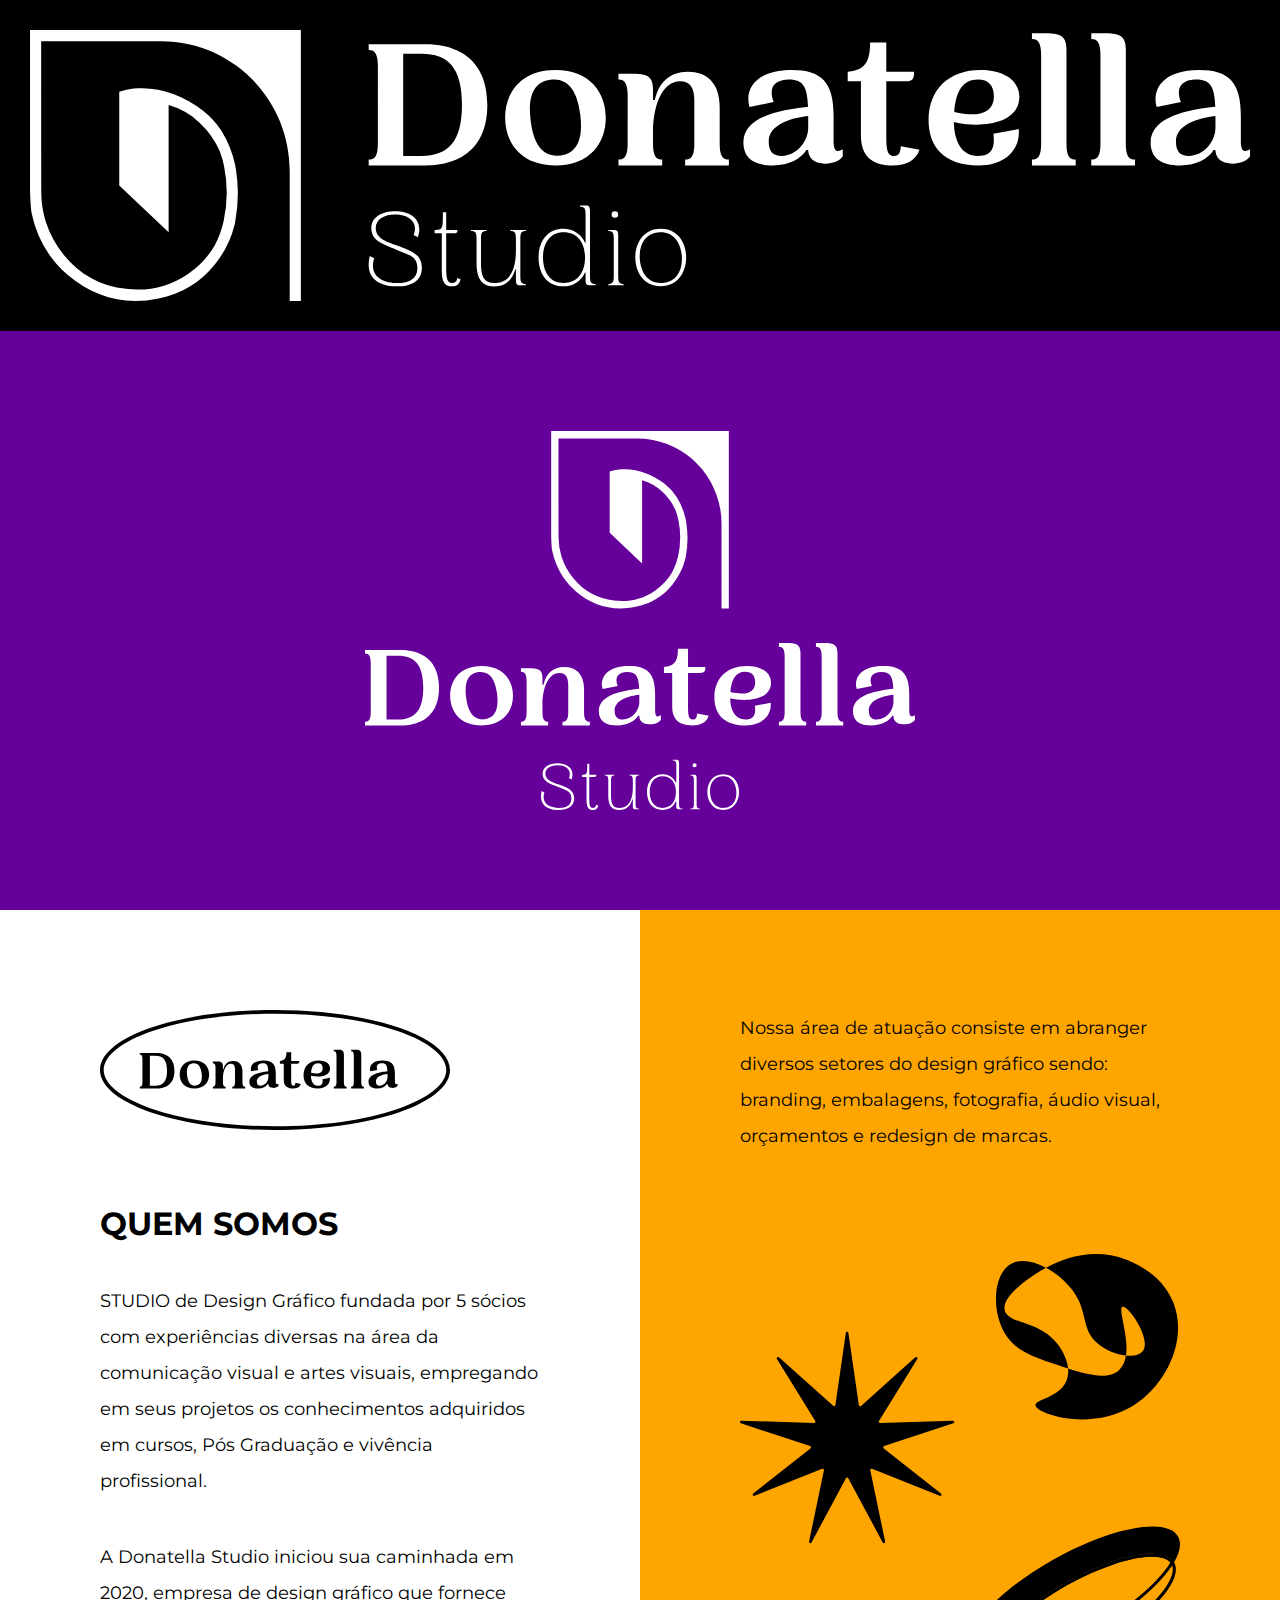
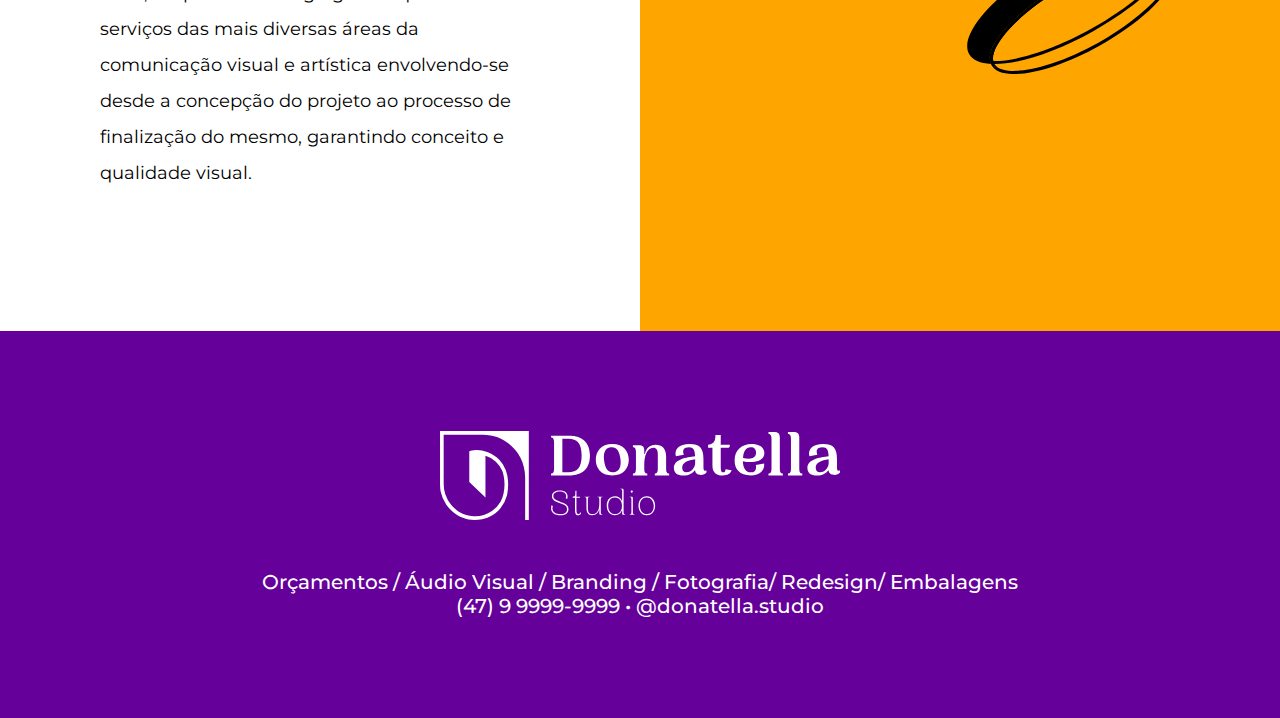
<file: Site/index.html>
<!DOCTYPE html>
<html lang="ptBR">
<head>
    <meta charset="UTF-8">
    <meta name="viewport" content="width=device-width, initial-scale=1.0">
    <link rel="stylesheet" href="assets/css/base.css">
    <link rel="stylesheet" href="assets/css/index.css">
    <title>Donatella Studio</title>
</head>
<body>

    <header>
        <img src="assets/img/logo1.svg"" alt="logo1">
        <nav>
            <ul class="nav_links">
                <li><a href="index.html">Quem somos</a></li>
                <li><a href="equipe.html">Equipe</a></li>
                <li><a href="projetos.html">Projetos</a></li>
                <li><a href="parceiros.html">Parceiros</a></li>
                <li><a href="orcamento.html">Solicite seu orçamento</a></li>
            </ul>
        </nav>
        <a class="cta" href="#contato"><button>Contato</button></a>
    </header>

    <section id="banner">
            <img class="logo2" src="assets/img/logo2.svg"" alt="logo2">
    </section>
    <section id="quem-somos">
        <div class="left">
            <img src="assets/img/donatella_circ.svg" alt="nome do estúdio">

            <h1>QUEM SOMOS</h1>
            <p>STUDIO de Design Gráfico fundada por 5 sócios com experiências diversas na área da comunicação visual e artes visuais, empregando em seus projetos os conhecimentos adquiridos em cursos, Pós Graduação e vivência profissional.</p>
            <p>A Donatella Studio iniciou sua caminhada em 2020, empresa de design gráfico que  fornece serviços das mais diversas áreas da comunicação visual e artística envolvendo-se desde a concepção do projeto ao processo de finalização do mesmo, garantindo conceito e qualidade visual. </p>
            

        </div>
        <div class="right">
            <p>Nossa área de atuação consiste em abranger diversos setores do design gráfico sendo: branding, embalagens, fotografia, áudio visual, orçamentos e redesign de marcas.</p>
            <img src="assets/img/formas_img.svg" alt="formas aleatórias">
        </div>
    </section>
    <footer id="contato">
        <img src="assets/img/logo1.svg" alt="Logo Donatella">
        <p>Orçamentos / Áudio Visual / Branding / Fotografia/ Redesign/ Embalagens
            (47) 9 9999-9999  •   @donatella.studio</p>

    </footer>
</body>
</html>
</file>
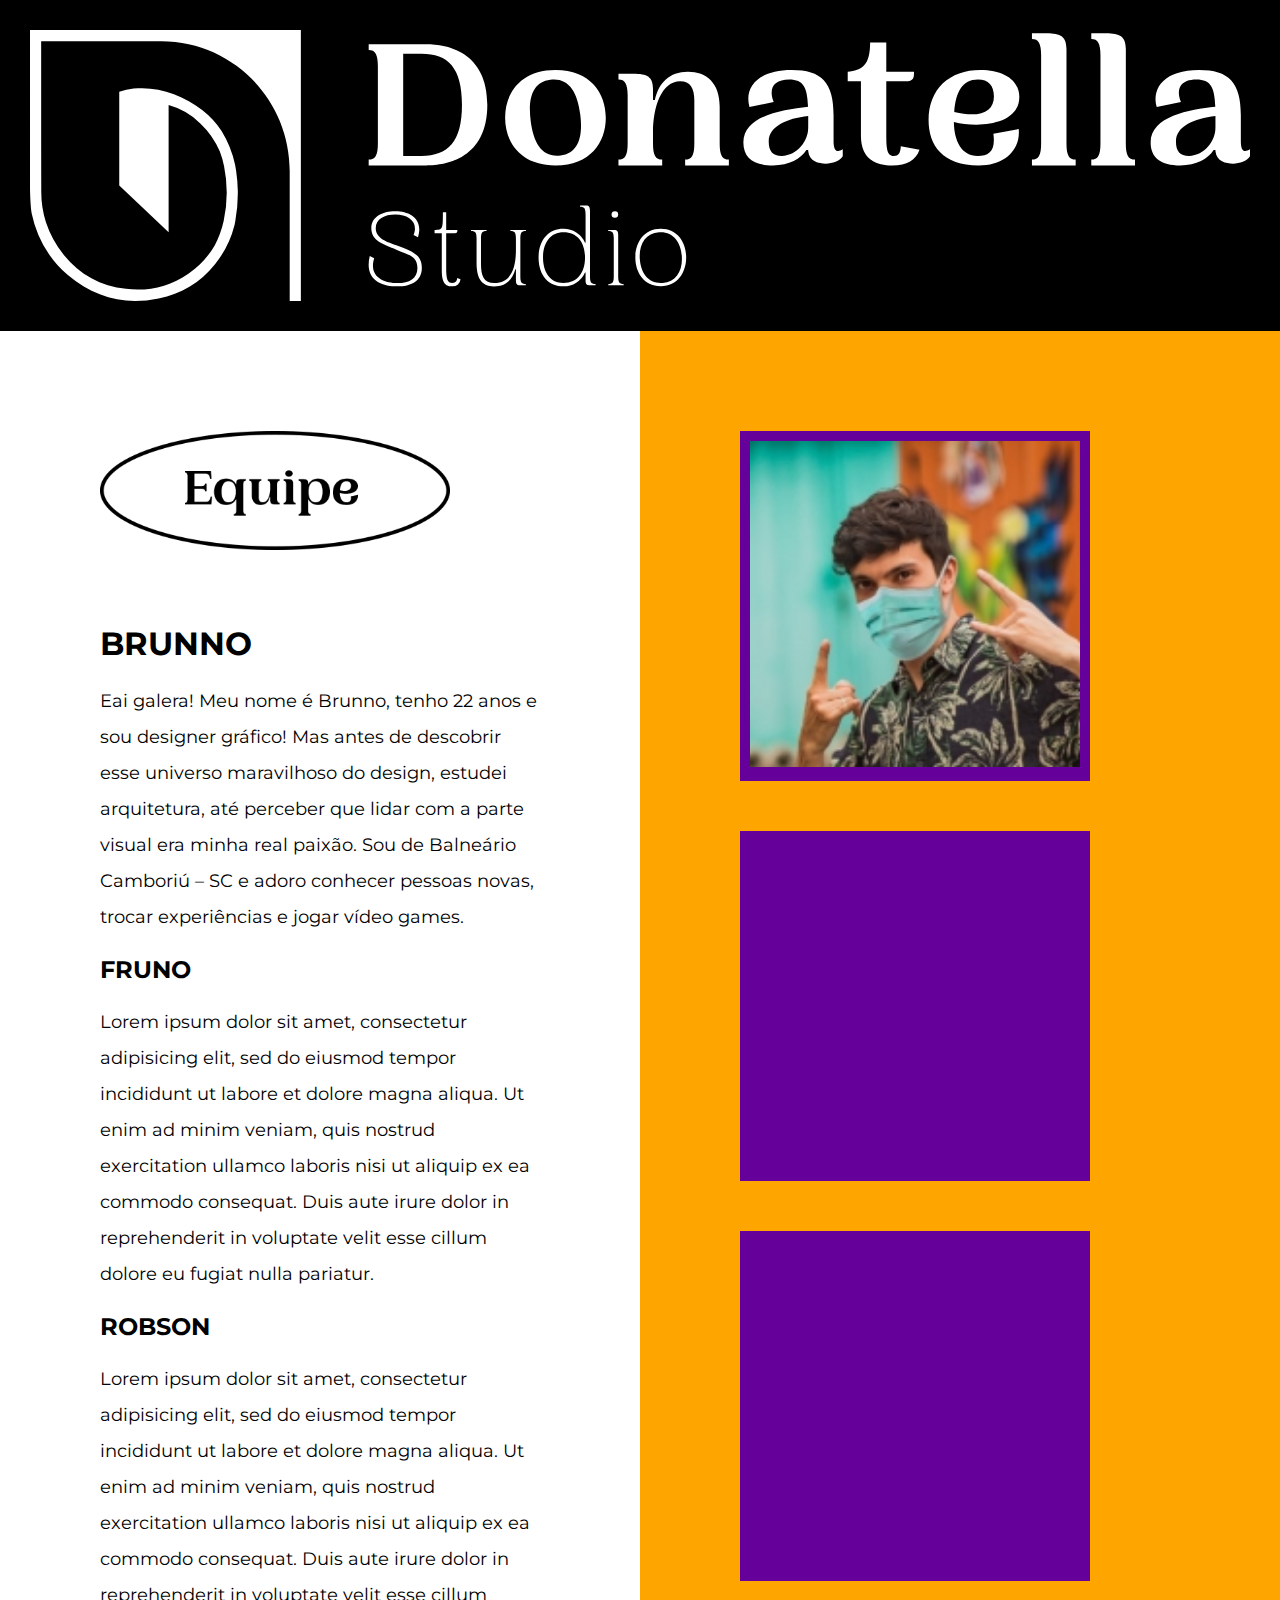
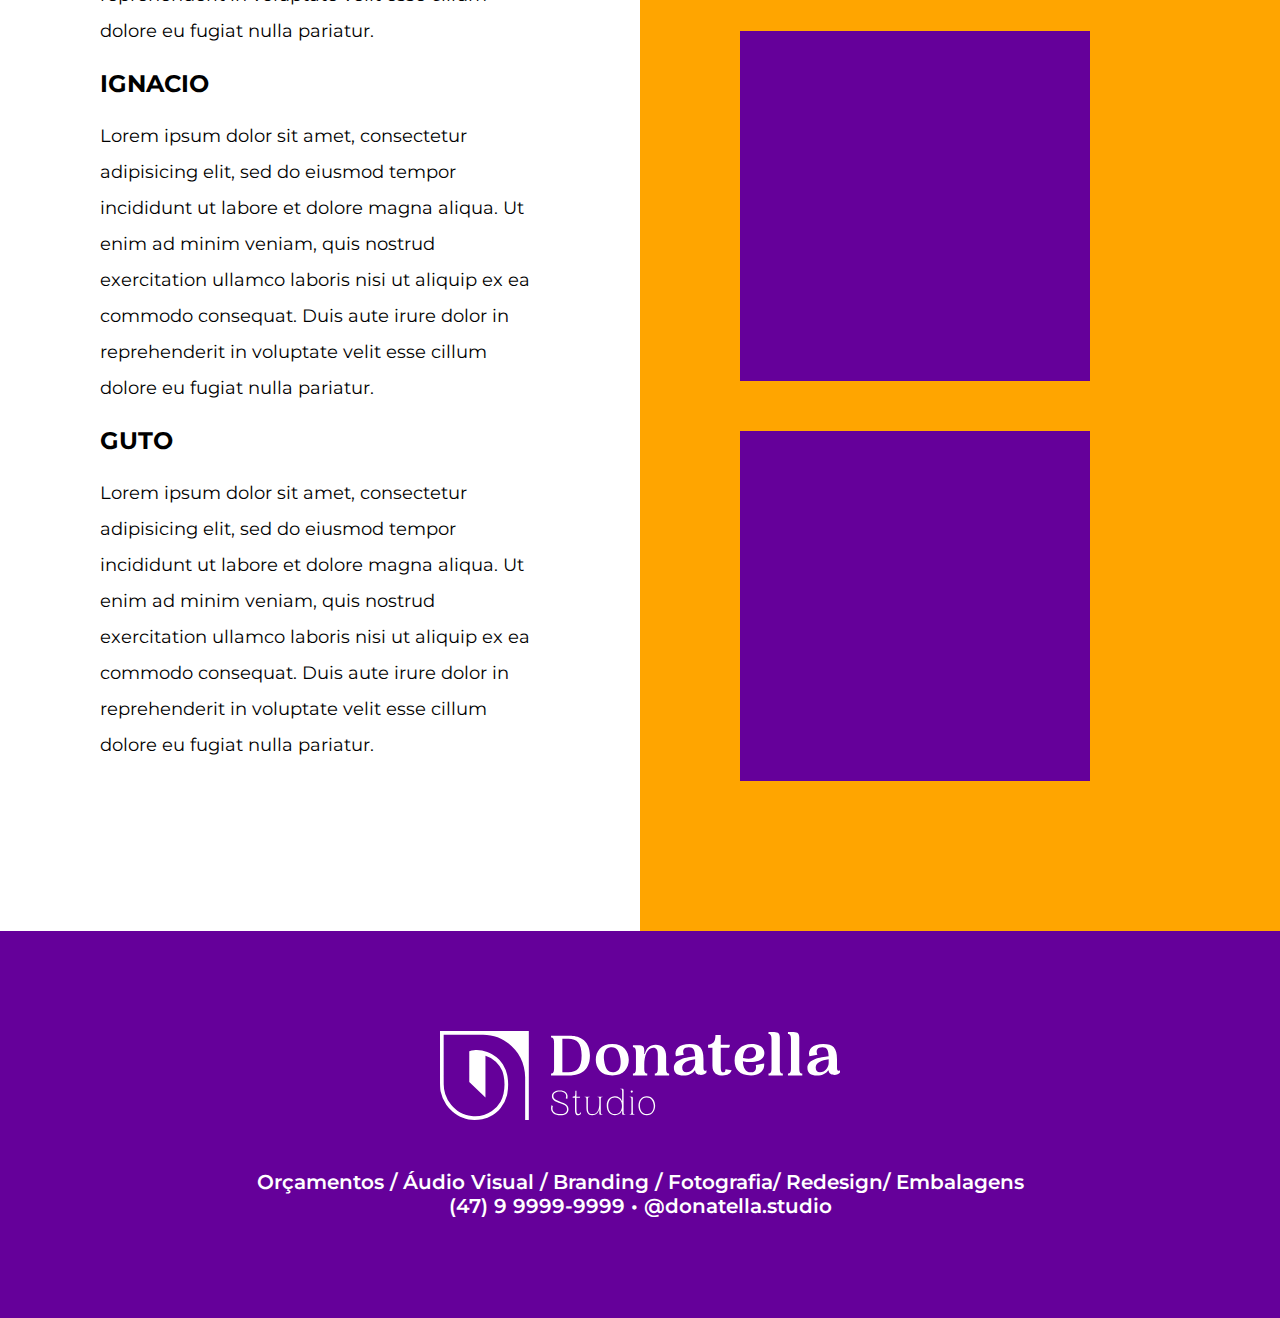
<file: Site/equipe.html>
<!DOCTYPE html>
<html lang="ptBR">
<head>
    <meta charset="UTF-8">
    <meta name="viewport" content="width=device-width, initial-scale=1.0">
    <link rel="stylesheet" href="assets/css/base.css">
    <link rel="stylesheet" href="assets/css/equipe.css">
    <title>Donatella Studio</title>
</head>
<body>

    <header>
        <img src="assets/img/logo1.svg"" alt="logo1">
        <nav>
            <ul class="nav_links">
                <li><a href="index.html">Quem somos</a></li>
                <li><a href="equipe.html">Equipe</a></li>
                <li><a href="projetos.html">Projetos</a></li>
                <li><a href="parceiros.html">Parceiros</a></li>
                <li><a href="orcamento.html">Solicite seu orçamento</a></li>
            </ul>
        </nav>
        <a class="cta" href="#contato"><button>Contato</button></a>
    </header>

    <section id="content">
        <div class="left">
            <img src="assets/img/equipe_img.png" alt="Logo Equipe">
            <h1>BRUNNO</h1>
            <p>Eai galera! Meu nome é Brunno, tenho 22 anos e sou designer gráfico! Mas antes de descobrir esse universo maravilhoso do design, estudei arquitetura, até perceber que lidar com a parte visual era minha real paixão. Sou de Balneário Camboriú – SC e adoro conhecer pessoas novas, trocar experiências e jogar vídeo games.</p>
            <h2>FRUNO</h2>
            <p>Lorem ipsum dolor sit amet, consectetur adipisicing elit, sed do eiusmod tempor incididunt ut labore et dolore magna aliqua. Ut enim ad minim veniam, quis nostrud exercitation ullamco laboris nisi ut aliquip ex ea commodo consequat. Duis aute irure dolor in reprehenderit in voluptate velit esse cillum dolore eu fugiat nulla pariatur.</p>
            <h2>ROBSON</h2>
            <p>Lorem ipsum dolor sit amet, consectetur adipisicing elit, sed do eiusmod tempor incididunt ut labore et dolore magna aliqua. Ut enim ad minim veniam, quis nostrud exercitation ullamco laboris nisi ut aliquip ex ea commodo consequat. Duis aute irure dolor in reprehenderit in voluptate velit esse cillum dolore eu fugiat nulla pariatur.</p>
            <h2>IGNACIO</h2>
            <p>Lorem ipsum dolor sit amet, consectetur adipisicing elit, sed do eiusmod tempor incididunt ut labore et dolore magna aliqua. Ut enim ad minim veniam, quis nostrud exercitation ullamco laboris nisi ut aliquip ex ea commodo consequat. Duis aute irure dolor in reprehenderit in voluptate velit esse cillum dolore eu fugiat nulla pariatur.</p>
            <h2>GUTO</h2>
            <p>Lorem ipsum dolor sit amet, consectetur adipisicing elit, sed do eiusmod tempor incididunt ut labore et dolore magna aliqua. Ut enim ad minim veniam, quis nostrud exercitation ullamco laboris nisi ut aliquip ex ea commodo consequat. Duis aute irure dolor in reprehenderit in voluptate velit esse cillum dolore eu fugiat nulla pariatur.</p>
        </div>
        </div>
        <div class="right">
            <div class="perfil"><img src="assets/img/perfil_1.jpg" alt="Foto do Brunno"></div>
            <div></div>
            <div></div>
            <div></div>
            <div></div>
        </div>


    </section> 
    <footer id="contato">
        <img src="assets/img/logo1.svg" alt="Logo Donatella">
        <p>Orçamentos / Áudio Visual / Branding / Fotografia/ Redesign/ Embalagens
            (47) 9 9999-9999  •   @donatella.studio</p>

    </footer>
</body>
</html>
</file>
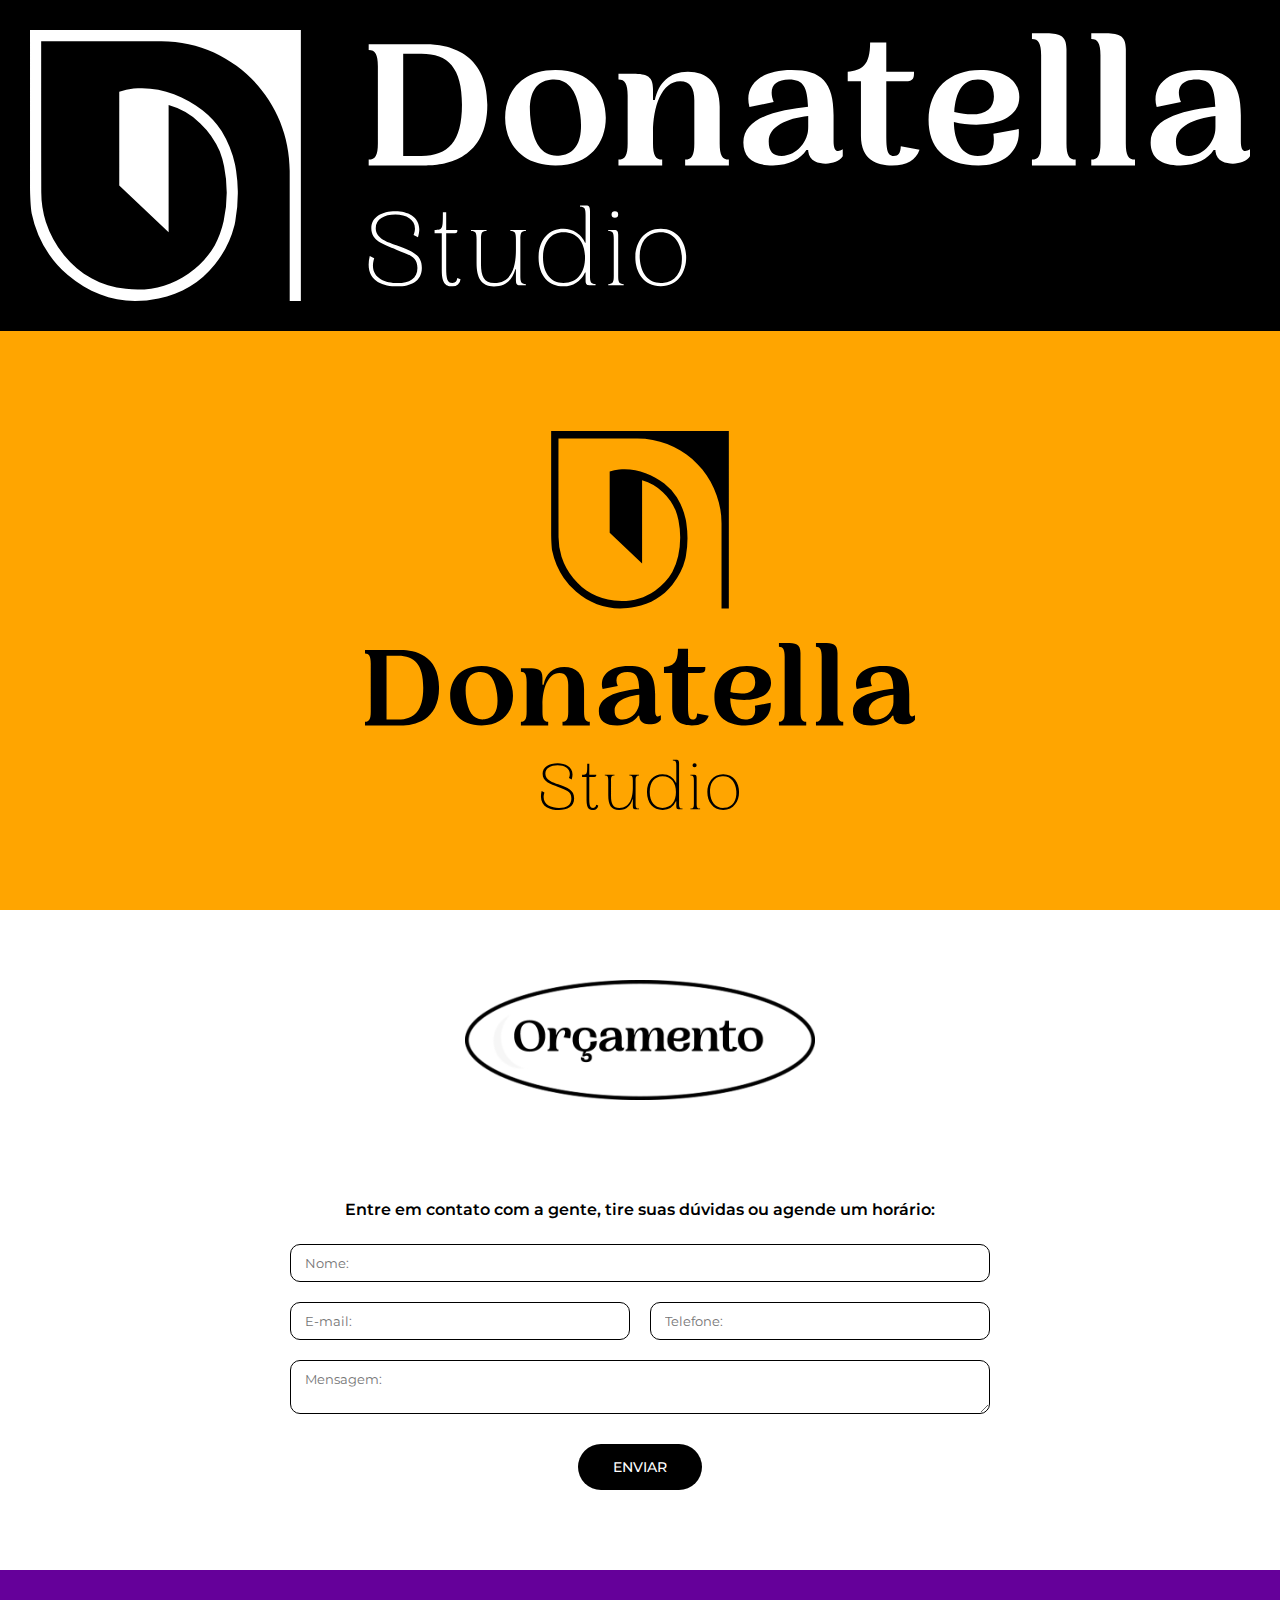
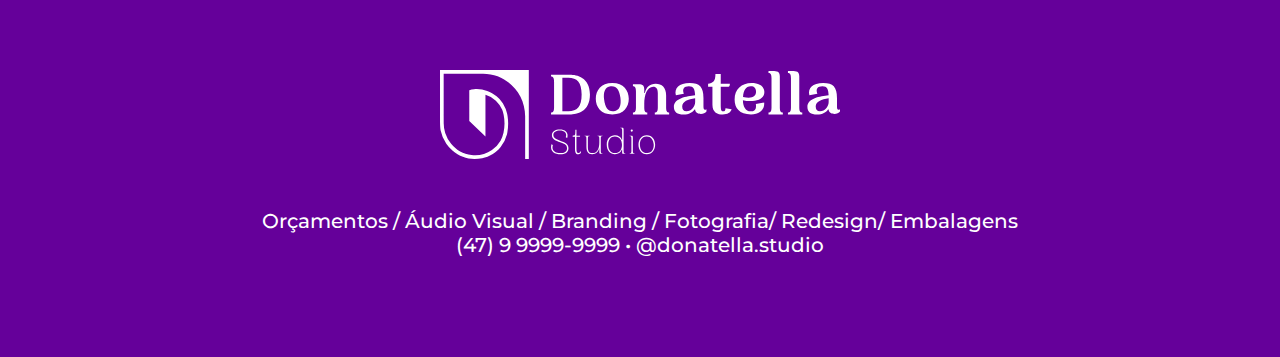
<file: Site/orcamento.html>
<!DOCTYPE html>
<html lang="ptBR">
<head>
    <meta charset="UTF-8">
    <meta name="viewport" content="width=device-width, initial-scale=1.0">
    <link rel="stylesheet" href="assets/css/base.css">
    <link rel="stylesheet" href="assets/css/orcamento.css">
    <title>Donatella Studio</title>
</head>
<body>

    <header>
        <img src="assets/img/logo1.svg"" alt="logo1">
        <nav>
            <ul class="nav_links">
                <li><a href="index.html">Quem somos</a></li>
                <li><a href="equipe.html">Equipe</a></li>
                <li><a href="projetos.html">Projetos</a></li>
                <li><a href="parceiros.html">Parceiros</a></li>
                <li><a href="orcamento.html">Solicite seu orçamento</a></li>
            </ul>
        </nav>
        <a class="cta" href="#contato"><button>Contato</button></a>
    </header>

    <section id="banner">
        <img class="logo2" src="assets/img/logo2-black.svg"" alt="logo2">
    </section>

    <section id="orcamento">
        <img src="assets/img/orcamento.png" alt="Titulo orçamento"/>

        <p>Entre em contato com a gente, tire suas dúvidas ou agende um horário:</p>
        
        <form action="">
            <input type="text" placeholder="Nome:">
            <div>
                <input type="text" placeholder="E-mail:">
                <input type="text" placeholder="Telefone:">
            </div>
            <textarea name="message" placeholder="Mensagem:"></textarea>
            <button>ENVIAR</button>
        </form>
    </section>

    <footer id="contato">
        <img src="assets/img/logo1.svg" alt="Logo Donatella">
        <p>Orçamentos / Áudio Visual / Branding / Fotografia/ Redesign/ Embalagens
            (47) 9 9999-9999  •   @donatella.studio</p>

    </footer>
</body>
</html>
</file>
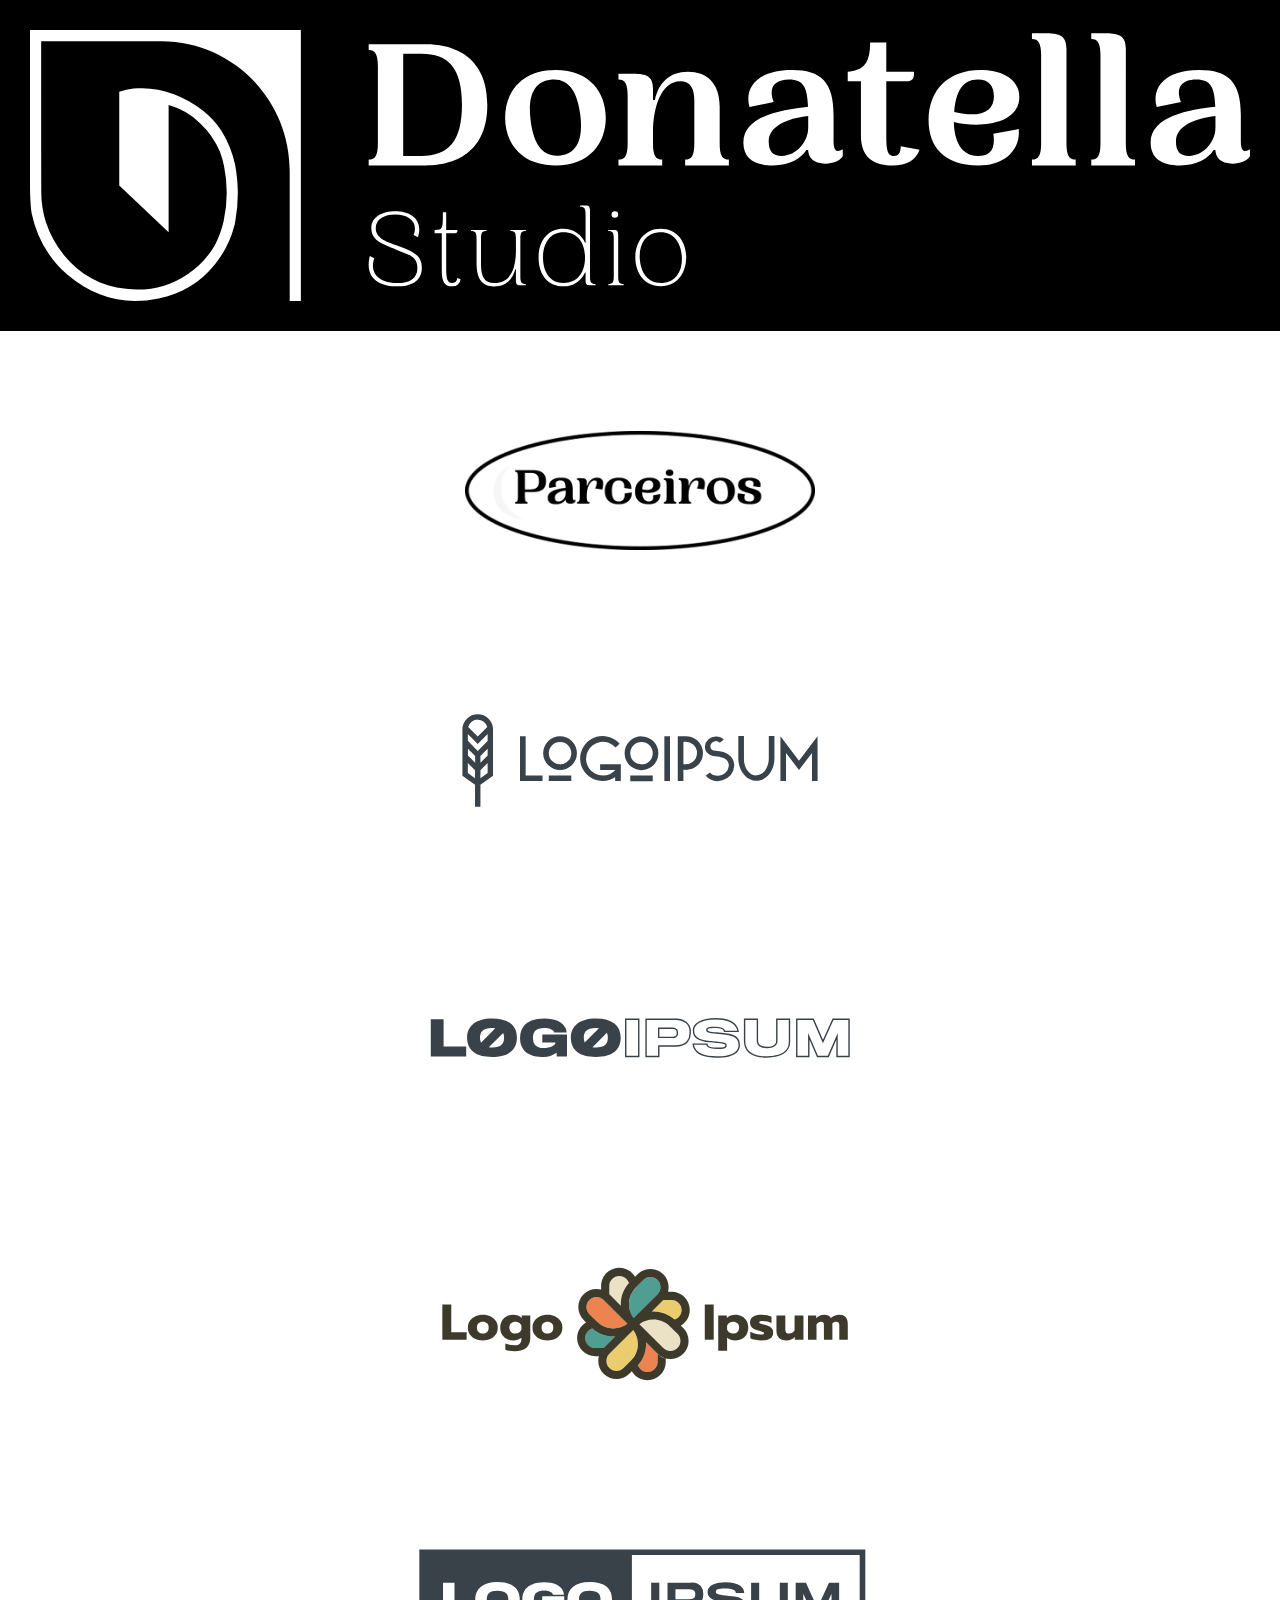
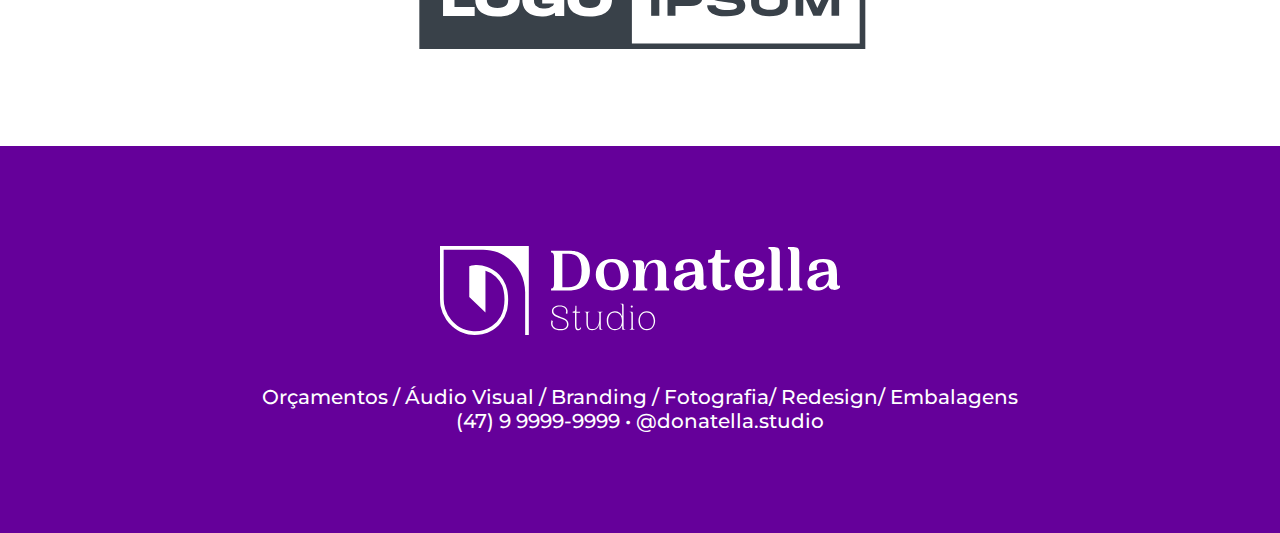
<file: Site/parceiros.html>
<!DOCTYPE html>
<html lang="ptBR">
<head>
    <meta charset="UTF-8">
    <meta name="viewport" content="width=device-width, initial-scale=1.0">
    <link rel="stylesheet" href="assets/css/base.css">
    <link rel="stylesheet" href="assets/css/parceiros.css">
    <title>Donatella Studio</title>
</head>
<body>

    <header>
        <img src="assets/img/logo1.svg"" alt="logo1">
        <nav>
            <ul class="nav_links">
                <li><a href="index.html">Quem somos</a></li>
                <li><a href="equipe.html">Equipe</a></li>
                <li><a href="projetos.html">Projetos</a></li>
                <li><a href="parceiros.html">Parceiros</a></li>
                <li><a href="orcamento.html">Solicite seu orçamento</a></li>
            </ul>
        </nav>
        <a class="cta" href="#contato"><button>Contato</button></a>
    </header>

    <section>
        <img class="parceiro" src="assets/img/parceiros_img.png" alt="Logo parceiros">
        <img src="assets/img/logo-5.svg" alt="Logo parceiro 1">
        <img src="assets/img/logo-9.svg" alt="Logo parceiro 2">
        <img src="assets/img/logo-25.svg" alt="Logo parceiro 2">
        <img src="assets/img/logo-10.svg" alt="Logo parceiro 2">
    </section>
    

    <footer id="contato">
        <img src="assets/img/logo1.svg" alt="Logo Donatella">
        <p>Orçamentos / Áudio Visual / Branding / Fotografia/ Redesign/ Embalagens
            (47) 9 9999-9999  •   @donatella.studio</p>

    </footer>
</body>
</html>
</file>
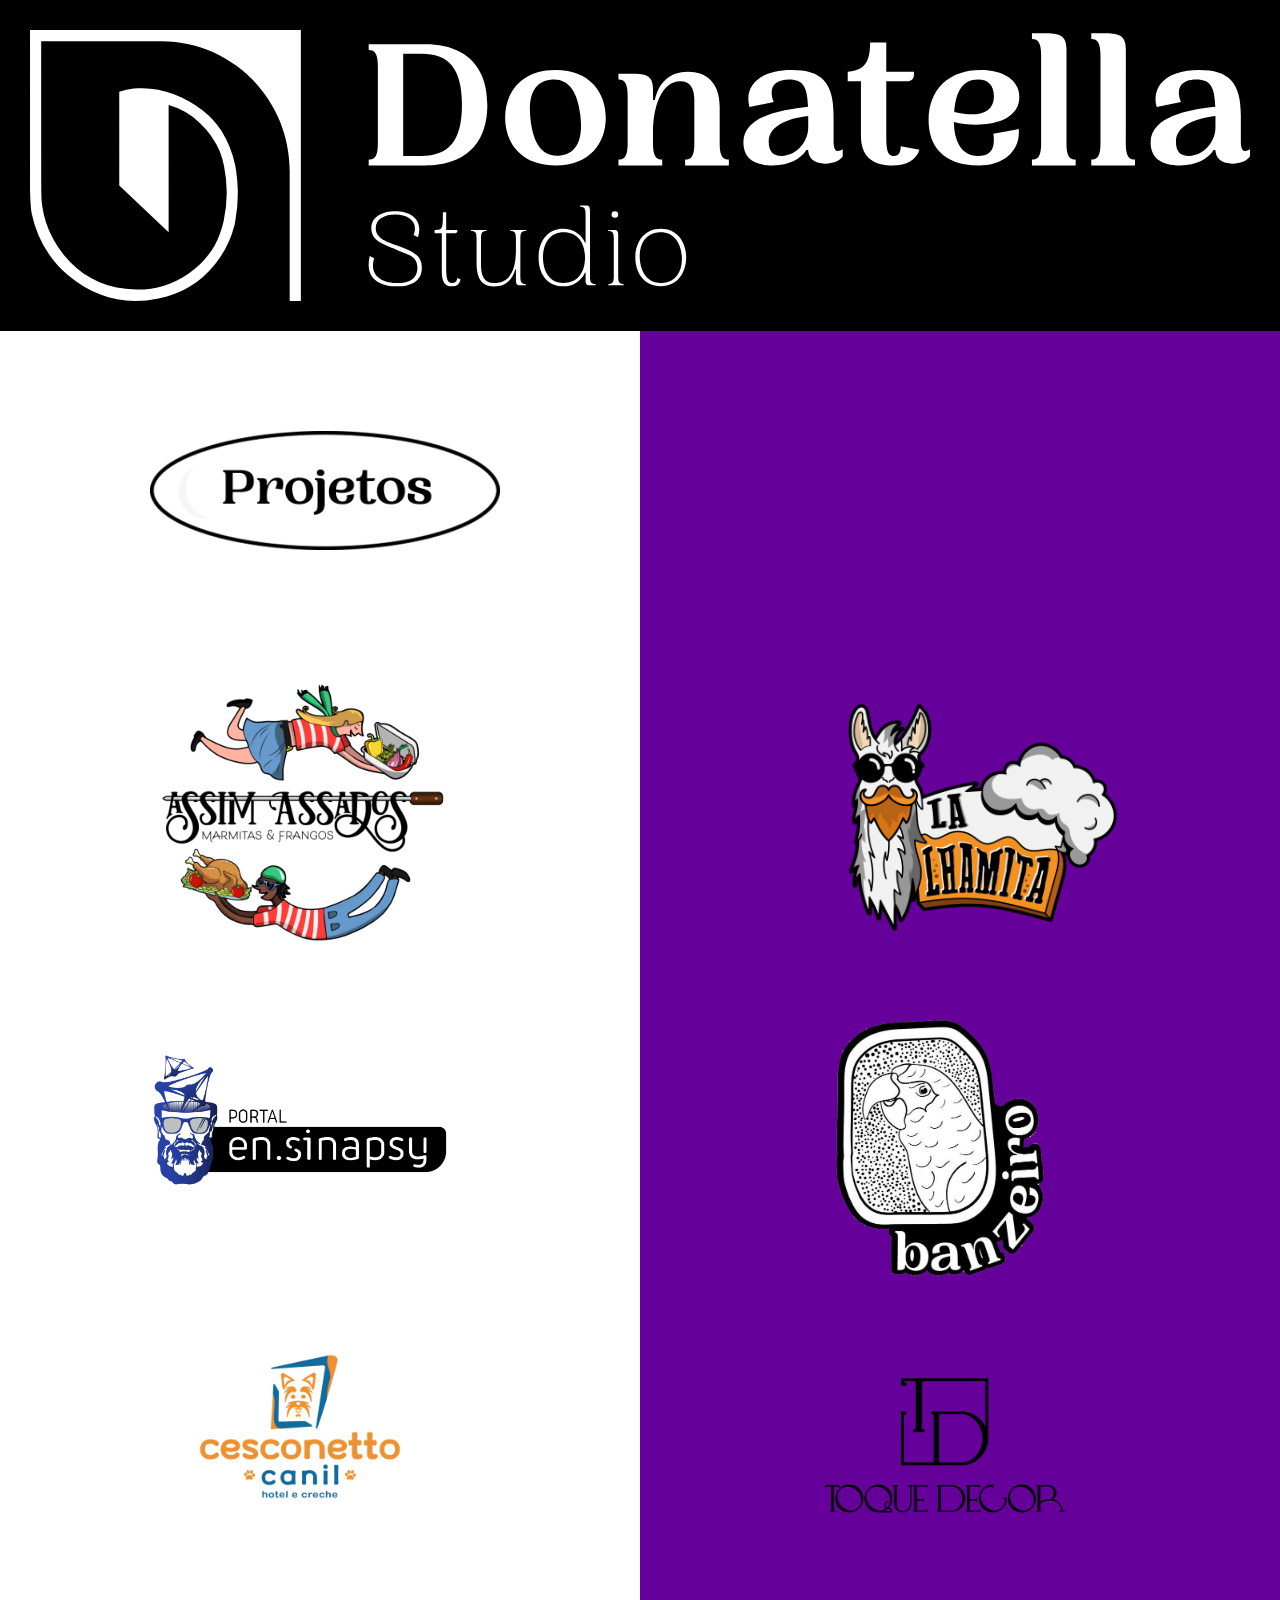
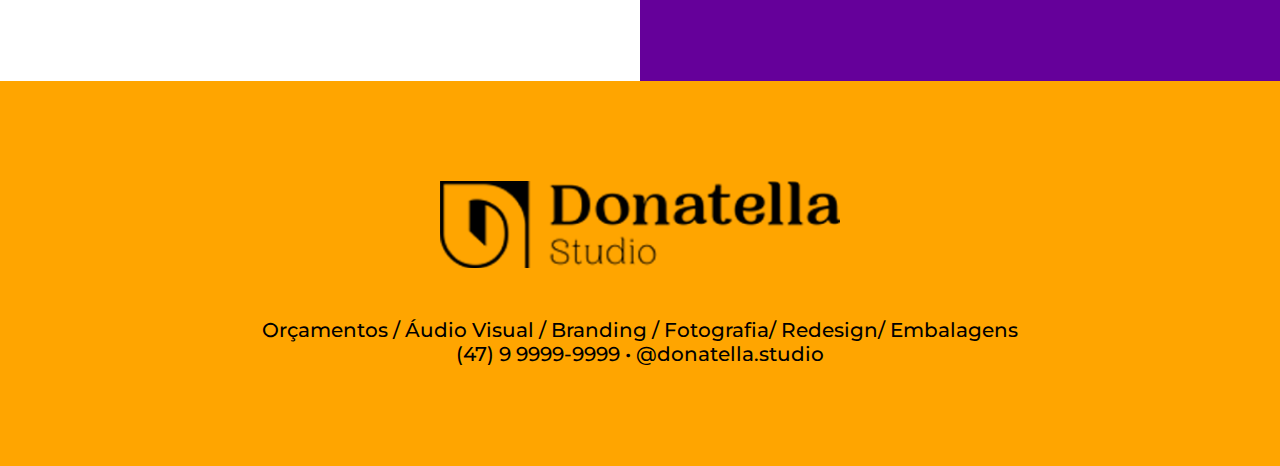
<file: Site/projetos.html>
<!DOCTYPE html>
<html lang="ptBR">
<head>
    <meta charset="UTF-8">
    <meta name="viewport" content="width=device-width, initial-scale=1.0">
    <link rel="stylesheet" href="assets/css/base.css">
    <link rel="stylesheet" href="assets/css/projetos.css">
    <title>Donatella Studio</title>
</head>
<body>

    <header>
        <img src="assets/img/logo1.svg"" alt="logo1">
        <nav>
            <ul class="nav_links">
                <li><a href="index.html">Quem somos</a></li>
                <li><a href="equipe.html">Equipe</a></li>
                <li><a href="projetos.html">Projetos</a></li>
                <li><a href="parceiros.html">Parceiros</a></li>
                <li><a href="orcamento.html">Solicite seu orçamento</a></li>
            </ul>
        </nav>
        <a class="cta" href="#contato"><button>Contato</button></a>
    </header>

    <section id="logos">

        <div class="left">
            <img class="projetos" src="assets/img/projetos_img.png" alt="Logo Projetos">
            <img src="assets/img/assim_assados_logo.png" alt="Logo Assim Assados">
            <img src="assets/img/ensinapsy_logo.png" alt="Logo Ensinapsy">
            <img src="assets/img/cesconetto_logo.png" alt="Logo Cesconetto">
        </div>

        <div class="right">
            <img class="lhamita" src="assets/img/logo_lhamita.png" alt="Logo Lhamita">
            <img src="assets/img/banzeiro_logo.png" alt="Logo banzeiro">
            <img src="assets/img/toque_logo.png" alt="Logo Toque Decor">
        </div>

    </section>


    <footer id="contato">
        <img src="assets/img/logo1_black.png" alt="Logo Donatella">
        <p>Orçamentos / Áudio Visual / Branding / Fotografia/ Redesign/ Embalagens
            (47) 9 9999-9999  •   @donatella.studio</p>

    </footer>
</body>
</html>
</file>
<file: Site/assets/css/base.css>
@import url('https://fonts.googleapis.com/css2?family=Montserrat:wght@500&display=swap');

* {
    box-sizing: border-box;
    margin: 0;
    padding: 0;
    font-family: "Montserrat", sans-serif;
}

li, a, button {
    font-weight: 500;
    font-size: 20px;
    color: white;
    text-decoration: none;
    margin: 10px;
}

.nav_links {
    list-style: none;
}

.nav_links li {
    display: inline-block;
    padding: 0px, 20px;
}

.nav_links li a {
    transition: color 0.4s ease-out;
}


.nav_links li a:hover {
    color: orange;
}

button {
    padding: 10px;
    background-color: orange;
    border-radius: 50px;
    border: none;
    cursor: pointer;
    transition: all 0.3s ease 0s;
    font-size: 20px;
}

button:hover {
    background-color: #65009a;
}

header {
    display: flex;
    justify-content: space-between;
    align-items: center;
    padding: 30px, 10%;
    background-color: black;
}

header img  {
    cursor: pointer;
    margin: 30px;
}

footer {
    font-size: 20px;
    padding: 100px;
    background-color: #65009a;
    display: flex;
    flex-direction: column;
    align-items: center;
    color: white;
}

footer img {
    margin-bottom: 50px;
    width: 400px;
}

footer p {
    font-weight: 500;
    width: 790px;
    text-align: center;
}
</file>
<file: Site/assets/css/index.css>
#banner {
    display: flex;
    flex-direction: column;
    justify-content: center;
    width: 100%;
    background-color: #65009a;
    padding-top: 100px;
    padding-bottom: 100px;
}

#banner img {
    margin-left: auto;
    margin-right: auto;
    width: 550px;
}


#logo2 {
    background-color: #65009a;
    width: auto;
    height: 600px;
}


#quem-somos {
    display: flex;

}

#quem-somos > div.left {
    width: 50%;
    background-color: white;
    padding: 100px
    
}

#quem-somos > div.left img {
    width: 350px;
    margin-bottom: 70px;
}

#quem-somos > div.right img {
    margin-top: 100px;
}
#quem-somos > div.left h1 {
    margin-bottom: 40px;
}
#quem-somos > div.left p {
    margin-bottom: 40px;
    line-height: 2;
    font-size: 18px;
}

#quem-somos > div.right {
    width: 50%;
    background-color: orange;
    padding: 100px;
}

#quem-somos > div.right p {
    line-height: 2;
    font-size: 18px;
}
</file>
<file: Site/assets/css/equipe.css>
/* DIV LEFT */

#content {
    display: flex
}

#content >div.left {
    width: 50%;
    background-color: white;
    padding: 100px
}
#content > div.left img {
    width: 350px;
    margin-bottom: 70px;
}

#content > div.left h1 {
    margin-bottom: 20px;
}
#content > div.left p {
    margin-bottom: 20px;
    line-height: 2;
    font-size: 18px;
}

section h2 {
    margin-bottom: 20px;
}

/* DIV RIGHT */

#content > div.right {
    width: 50%;
    background-color: orange;
    padding: 100px
}
#content div.right div.perfil img {
    width: 100%;
    padding: 10px;
}

#content div.right div {
    background-color: #65009a;
    width: 350px;
    height: 350px;
    margin-bottom: 50px;
}

footer {
    font-size: 20px;
    padding: 100px;
    background-color: #65009a;
    display: flex;
    flex-direction: column;
    align-items: center;
}

footer img {
    margin-bottom: 50px;
    width: 400px;
}

footer p {
    font-weight: 600;
    width: 790px;
    text-align: center;
}
</file>
<file: Site/assets/css/orcamento.css>
#banner {
    display: flex;
    flex-direction: column;
    justify-content: center;
    width: 100%;
    background-color: orange;
    padding-top: 100px;
    padding-bottom: 100px;
}

#banner img {
    margin-left: auto;
    margin-right: auto;
    width: 550px;
}


#orcamento {
    display: flex;
    align-items: center;
    flex-direction: column;
    padding: 70px 25px;
}
#orcamento img {
    width: 350px;
    margin-bottom: 100px;
}

#orcamento > p {
    margin-bottom: 25px;
    font-weight: 600;
}

#orcamento form {
    width: 100%;
    max-width: 700px;
    display: flex;
    flex-direction: column;
    justify-content: center;
    align-items: center;
}

#orcamento form input,
#orcamento form textarea  {
    border: 1px solid black;
    border-radius: 10px;
    width: 100%;
    padding: 10px 14px;
    margin-bottom: 20px;
}

#orcamento form > div {
    display: flex;
    width: 100%;
    justify-content: space-between;
}
#orcamento form > div input {
    width: calc(50% - 10px);
}

#orcamento form button {
    padding: 14px 35px;
    background-color: black;
    border-radius: 50px;
    border: none;
    cursor: pointer;
    transition: all 0.3s ease 0s;
    font-size: 14px;
}

footer {
    background-color: #65009a;
}
</file>
<file: Site/assets/css/parceiros.css>
section {
    display: flex;
    flex-direction: column;
}

section .parceiro {
    width: 350px;
    margin-bottom: 70px;
    margin-top: 100px;
    
}

section img {
    width: 500px;
    margin-left: auto;
    margin-right: auto;

}
</file>
<file: Site/assets/css/projetos.css>
#logos  {
    display: flex;
}

#logos div.left {
    width: 50%;
    height: 1350px;
    background-color: white;
    padding: 150px;
}

#logos div.left img.projetos {
    width: 350px;
    margin-bottom: 120px;
    margin-top: -50px;
}

#logos div.left img {
    display: flex;
    flex-direction: column;
    width: 300px;
    
}

#logos div.right {
    width: 50%;
    height: 1350px;
    background-color: #65009a;  
    padding: 150px;
}

#logos div.right img.lhamita {
    width: 350px;
    margin-top: 170px;
}

#logos div.right img {
    display: flex;
    flex-direction: column;
    width: 300px; 
}

footer {
    font-size: 20px;
    padding: 100px;
    background-color: orange;
    display: flex;
    flex-direction: column;
    align-items: center;
}

footer img {
    margin-bottom: 50px;
    width: 400px;
}

footer p {
    font-weight: 500;
    width: 790px;
    text-align: center;
    color: black;
}
</file>
